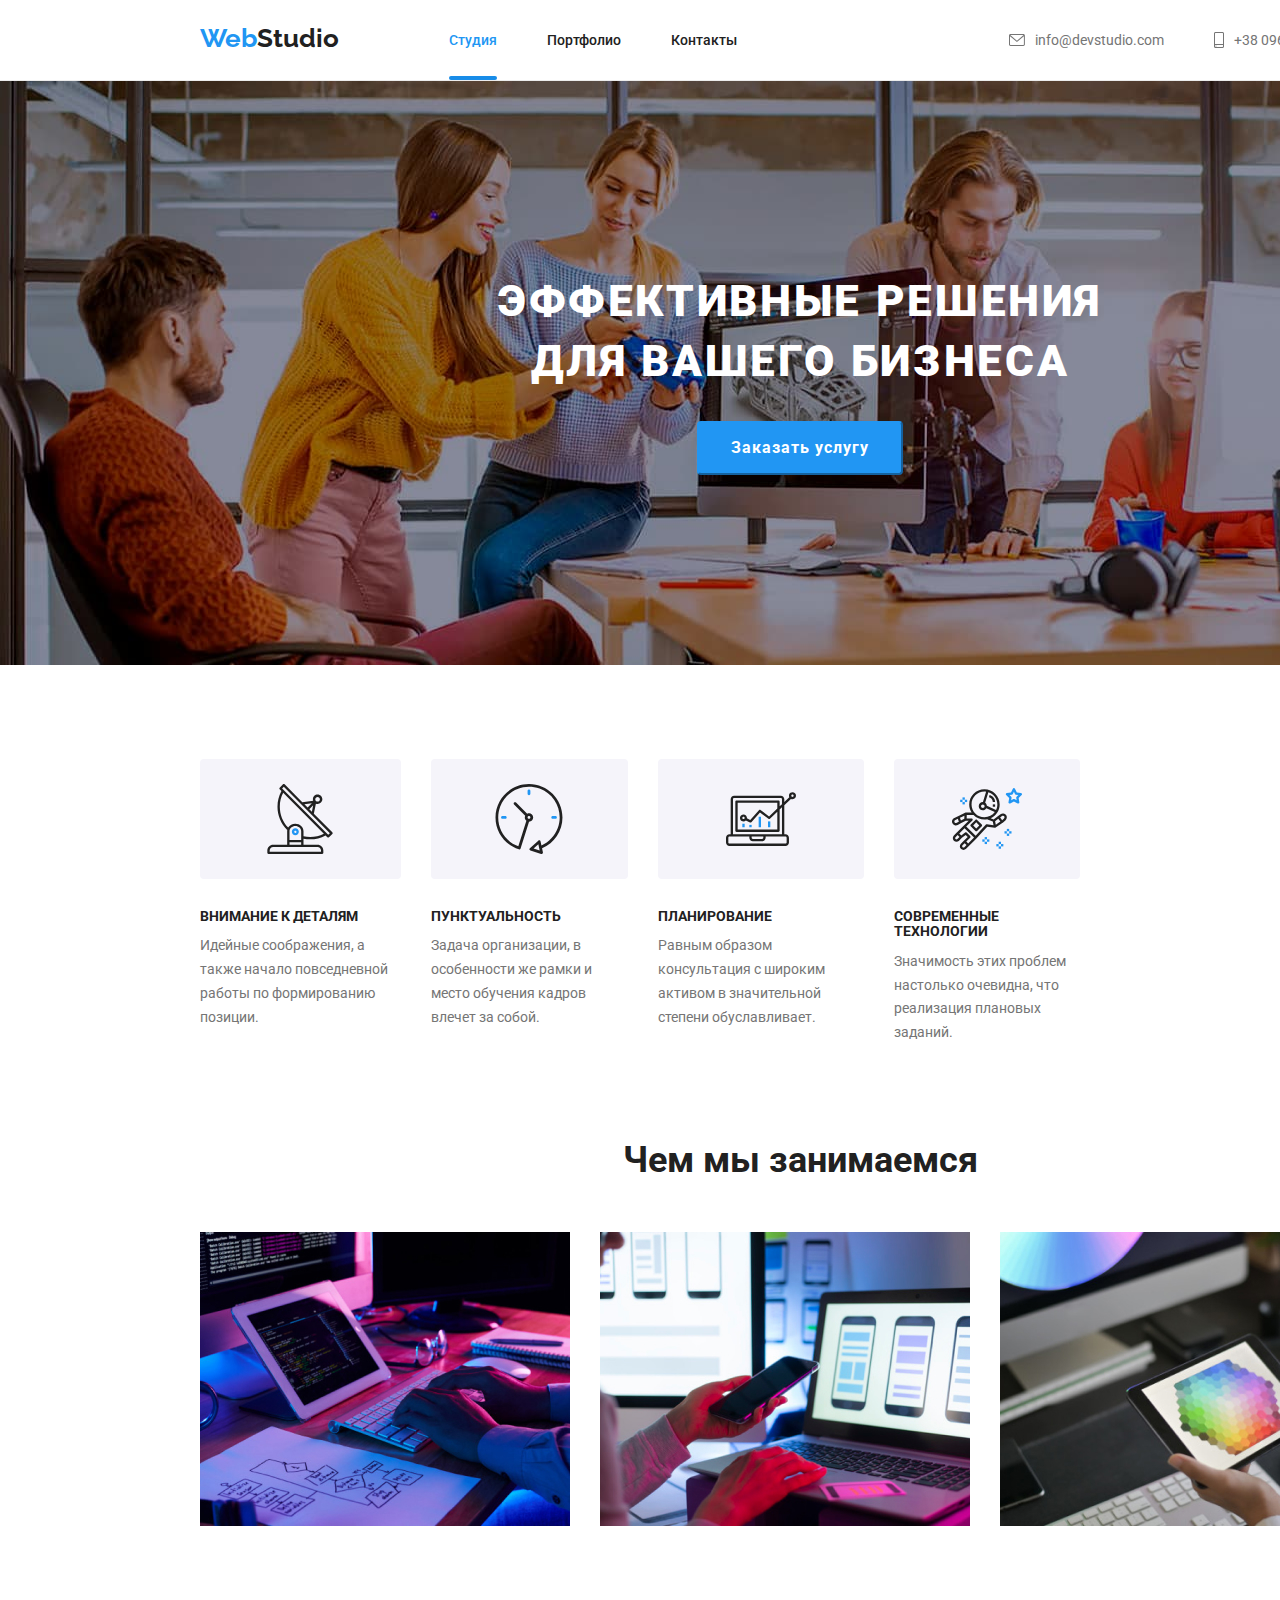
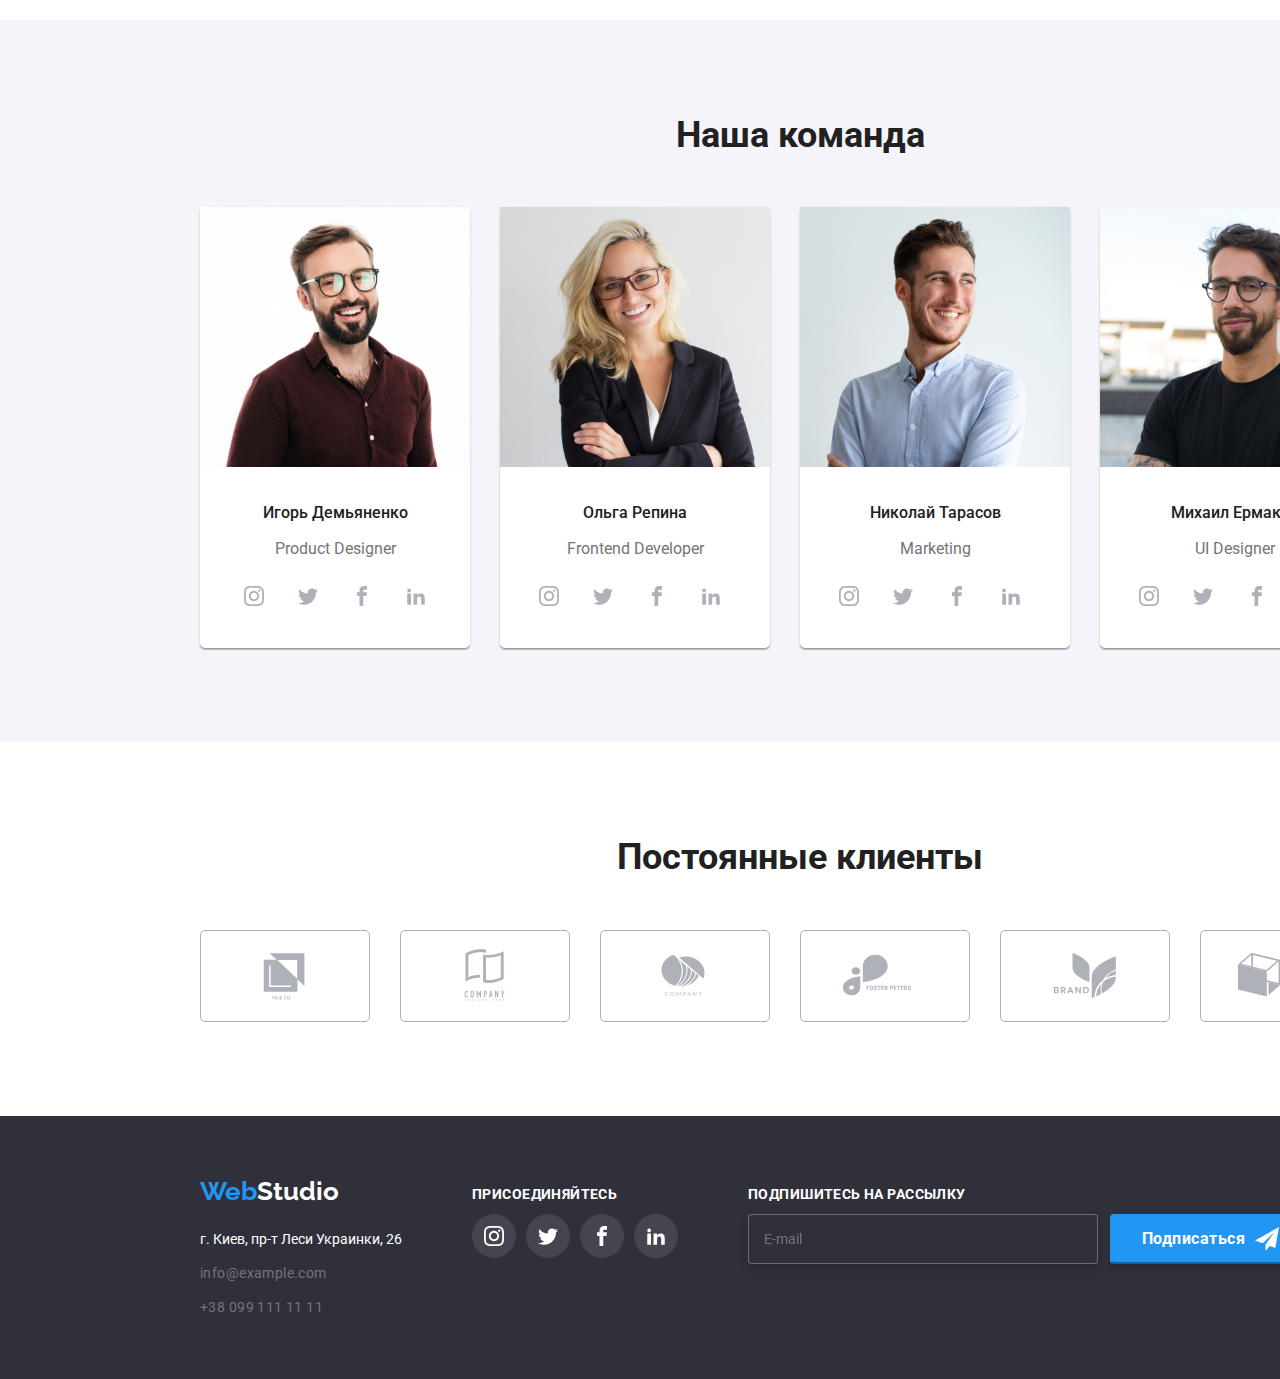
<file: index.html>
<!DOCTYPE html>
<html lang="ru">
<head>
    <meta charset="UTF-8">
    <meta http-equiv="X-UA-Compatible" content="IE=edge">
    <meta name="viewport" content="width=device-width, initial-scale=1.0">
    <title>hw1</title>
    <link
    rel="stylesheet"
    href="https://cdnjs.cloudflare.com/ajax/libs/modern-normalize/1.0.0/modern-normalize.min.css"
    />
    <link rel="stylesheet" href="css/styles.css">
    <link href="https://fonts.googleapis.com/css2?family=Raleway:wght@700&family=Roboto:wght@400;500;700;900&display=swap" rel="stylesheet">
</head>
<body>
    <header>
        <div class="conteiner , dopdiv">
        <nav>
            <a href="index.html" class="logo , href"><span class="part1">Web</span>Studio</a>
        <ul class="toplink">
            <li class="topli"><a href="index.html" class=" current ,href">Студия</a></li>
            <li class="topli"><a href="portfolio.html" class="href" >Портфолио</a> </li>
            <li class="topli" ><a href="" class="href">Контакты</a></li>
        </ul>
        </nav>
        <ul class="tellink">
            <li class="telmail1">
                <svg class="topimg-mail">
                    <use href="./images/symbol-defs.svg#envelope"></use>
                    </svg>
                <a href="mailto:info@devstudio.com" class="telmail">info@devstudio.com</a></li>
            <li class="telmail1"><svg class="topimg-smartphone">
                <use href="./images/symbol-defs.svg#smartphone"></use>
                </svg>
                <a href="tel:+380961111111" class="telmail"> +38 096 111 11 11 </a></li>
        </ul>
        </div>
    </header>
    <main>
        <section class="h1">
        <div class="conteiner">
        <h1>Эффективные решения <br> для вашего бизнеса</h1>
            <button type="button" class="order-services" data-modal-open>Заказать услугу</button>
            </div>
        </section>    
        <section class="div">
            <h2 class="p">.</h2>
            <div class="conteiner">
            <ul class="about-ul">   
            <li>
            <article class="about-us">
                <div class="about-us-div">
                <svg class="about-us-svg">
                    <use href="./images/symbol-defs.svg#antenna"></use>
                </svg>
                </div>
            <h3 class="topick">Внимание к деталям</h3>
                <p>Идейные соображения, а также начало повседневной работы по формированию позиции.</p>
            </article></li>
            <li>
                <div class="about-us-div">
                    <svg class="about-us-svg">
                        <use href="./images/symbol-defs.svg#clock"></use>
                    </svg>
                    </div>
            <article class="about-us">
            <h3 class="topick">Пунктуальность</h3>
                <p>Задача организации, в особенности же рамки и место обучения кадров влечет за собой.</p>
            </article></li>
            <li>
                <div class="about-us-div">
                    <svg class="about-us-svg">
                        <use href="./images/symbol-defs.svg#diagram"></use>
                    </svg>
                    </div>
            <article class="about-us">
            <h3 class="topick">Планирование</h3>
                <p>Равным образом консультация с широким активом в значительной степени обуславливает.</p>
            </article></li>
            <li>
                <div class="about-us-div">
                    <svg class="about-us-svg">
                        <use href="./images/symbol-defs.svg#astronaut"></use>
                    </svg>
                    </div>
            <article class="about-us">
            <h3 class="topick">Современные технологии</h3>
                <p>Значимость этих проблем настолько очевидна, что реализация плановых заданий.</p>
            </article></li>
        </ul>
        </div>
        </section>
        <section class="section">
            <div class="conteiner">
            <h2 class="work">Чем мы занимаемся</h2>
               <ul class="work-img"> 
               <li><img src="images/1.jpg" alt="телефон" width="370" height="294" ></li>
               <li><img src="images/2.jpg" alt="ноутбук" width="370" height="294" ></li>
               <li><img src="images/3.jpg" alt="планшет" width="370" height="294" ></li>
               </ul>
            </div>
        </section>   
            <section class="section , background ">
            <div class="conteiner">
            <h2 class="teamtopick">Наша команда</h2>
            <ul class="ulteam">
               <li class="card"><article class="team" >
                <img src="images/4.jpg" alt="фото" width="270" height="260">
        <div class="teambottom">
            <h3>Игорь Демьяненко</h3>
            <p>Product Designer</p>
            <ul class="social-links-ul">
                <li class="social-links"><a href="" class="social-link"><svg class="social-svg">
                    <use href="./images/symbol-defs.svg#instagram"></use>
                </svg></a></li>
                <li class="social-links"><a href="" class="social-link"><svg class="social-svg">
                    <use href="./images/symbol-defs.svg#twitter"></use>
                </svg> </a></li>
                <li class="social-links"><a href="" class="social-link"><svg class="social-svg">
                    <use href="./images/symbol-defs.svg#facebook"></use>
                </svg></a></li>
                <li class="social-links1"><a href="" class="social-link"><svg class="social-svg">
                    <use href="./images/symbol-defs.svg#linkedin2"></use>
                </svg></a></li>
            </ul>
        </div>
               </article></li>   
               <li  class="card"><article class="team">
                <img src="images/5.jpg" alt="фото" width="270" height="260">
        <div class="teambottom">
            <h3>Ольга Репина</h3>
            <p>Frontend Developer</p>
            <ul class="social-links-ul">
                <li class="social-links"><a href="" class="social-link"><svg class="social-svg">
                    <use href="./images/symbol-defs.svg#instagram"></use>
                </svg></a></li>
                <li class="social-links"><a href="" class="social-link"><svg class="social-svg">
                    <use href="./images/symbol-defs.svg#twitter"></use>
                </svg> </a></li>
                <li class="social-links"><a href="" class="social-link"><svg class="social-svg">
                    <use href="./images/symbol-defs.svg#facebook"></use>
                </svg></a></li>
                <li class="social-links"><a href="" class="social-link"><svg class="social-svg">
                    <use href="./images/symbol-defs.svg#linkedin2"></use>
                </svg></a></li>
            </ul>
        </div>    
               </article></li>
            <li  class="card"><article class="team">
                <img src="images/6.jpg" alt="фото" width="270" height="260">
        <div class="teambottom">
            <h3>Николай Тарасов</h3>
            <p>Marketing</p>
            <ul class="social-links-ul">
                <li class="social-links"><a href="" class="social-link"><svg class="social-svg">
                    <use href="./images/symbol-defs.svg#instagram"></use>
                </svg></a></li>
                <li class="social-links"><a href="" class="social-link"><svg class="social-svg">
                    <use href="./images/symbol-defs.svg#twitter"></use>
                </svg> </a></li>
                <li class="social-links"><a href="" class="social-link"><svg class="social-svg">
                    <use href="./images/symbol-defs.svg#facebook"></use>
                </svg></a></li>
                <li class="social-links"><a href="" class="social-link"><svg class="social-svg">
                    <use href="./images/symbol-defs.svg#linkedin2"></use>
                </svg></a></li>
            </ul>
        </div>
               </article></li>
            <li  class="card"><article class="team">
                <img src="images/7.jpg" alt="фото" width="270" height="260">
        <div class="teambottom">
            <h3>Михаил Ермаков</h3>
            <p>UI Designer</p>
            <ul class="social-links-ul">
                <li class="social-links"><a href="" class="social-link"><svg class="social-svg">
                    <use href="./images/symbol-defs.svg#instagram"></use>
                </svg></a></li>
                <li class="social-links"><a href="" class="social-link"><svg class="social-svg">
                    <use href="./images/symbol-defs.svg#twitter"></use>
                </svg> </a></li>
                <li class="social-links"><a href="" class="social-link"><svg class="social-svg">
                    <use href="./images/symbol-defs.svg#facebook"></use>
                </svg></a></li>
                <li class="social-links"><a href="" class="social-link"><svg class="social-svg">
                    <use href="./images/symbol-defs.svg#linkedin2"></use>
                </svg></a></li>
            </ul>
        </div>
            </article></li>
            </ul>
            </div>   
        </section> 
        <section class="section">
            <div class="conteiner">
            <h2 class="clients">Постоянные клиенты</h2>
            <ul class="all-clients">
                <li class="clientli"> <a href="" class="clientlink"><svg class="client">
                    <use href="./images/symbol-defs.svg#Logo"></use>
                </svg></a></li>
                <li class="clientli"> <a href="" class="clientlink"><svg class="client">
                    <use href="./images/symbol-defs.svg#Logo-1"></use>
                </svg></a></li>
                <li class="clientli"> <a href="" class="clientlink"><svg class="client">
                    <use href="./images/symbol-defs.svg#Logo-2"></use>
                </svg></a></li>
                <li class="clientli"> <a href="" class="clientlink"><svg class="client">
                    <use href="./images/symbol-defs.svg#Logo-3"></use>
                </svg></a></li>
                <li class="clientli"> <a href="" class="clientlink"><svg class="client">
                    <use href="./images/symbol-defs.svg#Logo-4"></use>
                </svg></a></li><li class="clientli"> <a href="" class="clientlink"><svg class="client">
                    <use href="./images/symbol-defs.svg#Logo-5"></use>
                </svg></a></li>
            </ul>
        </div>
        </section>     
    </main>
    <footer>
        <div class="conteiner , flex">
       <div>
        <a href="index.html" class="logodown" ><span class="part1">Web</span>Studio</a>
       <address><ul class="footer-ul">
           <li class="footer-li"><a href="" class="address">г. Киев, пр-т Леси Украинки, 26</a></li>
           <li class="footer-li"><a href="mailto:info@example.com" class="telmail2">info@example.com</a></li>
           <li class="footer-li"><a href="tel:+380991111111" class="telmail2">+38 099 111 11 11</a></li>
       </ul></address>
        </div>
       <div class="dopsection">
        <h2 class="join">присоединяйтесь</h2>
        <ul class="bottomjoin">
            <li class="bottom-links"><a href="" class="bottom-link"><svg class="social-svg">
                <use href="./images/symbol-defs.svg#instagram"></use>
            </svg></a></li>
            <li class="bottom-links"><a href="" class="bottom-link"><svg class="social-svg">
                <use href="./images/symbol-defs.svg#twitter"></use>
            </svg> </a></li>
            <li class="bottom-links"><a href="" class="bottom-link"><svg class="social-svg">
                <use href="./images/symbol-defs.svg#facebook"></use>
            </svg></a></li>
            <li class="bottom-links"><a href="" class="bottom-link"><svg class="social-svg">
                <use href="./images/symbol-defs.svg#linkedin2"></use>
            </svg></a></li>
        </ul>
    </div>
       <form class="dopsection">
        <h2 class="join ,display">Подпишитесь на рассылку</h2>
        <div class="flex">
        <input type="email" name="mail" placeholder="E-mail" class="bottom_input">
        <button type="submit" class="button_join_down">Подписаться<svg class="icon_send">
            <use href="./images/symbol-defs.svg#icon-send" ></use>
        </svg></button>
        </div>
       </form>
    </div>
    </footer>
    <div class="backdrop , is-hidden" data-modal>
        <div class="modal">
            <button class="close" data-modal-close>Х</button>
            <form class="form">
            <div class="modal_div">
                <strong class="strong_modal">Оставьте свои данные, мы вам перезвоним</strong>
                <div class="form_field">
                    <label for="name" class="form_lable">Имя</label>
                    <div class="nothing">
                    <input type="text" name="name" id="name" class="form_input">
                    <svg class="form_name , form_svg">
                        <use href="./images/symbol-defs.svg#Name"></use>
                    </svg>
                    </div>  
                </div>
                <div class="form_field">
                    <label for="tel" class="form_lable">Телефон</label>
                    <div class="nothing">
                    <input type="text" name="tel" id="tel" class="form_input">
                    <svg class="form_tel , form_svg">
                        <use href="./images/symbol-defs.svg#Tel"></use>
                    </svg>
                </div>  
                </div>
                <div class="form_field">
                    <label for="mail" class="form_lable">Почта</label>
                    <div class="nothing">
                    <input type="email" name="mail" id="mail" class="form_input">
                    <svg class="form_mail , form_svg">
                        <use href="./images/symbol-defs.svg#mail"></use>
                    </svg>
                </div>  
                </div>
                <div class="form_field">
                    <label for="comment" class="form_lable">Комментарий</label>
                    <div class="nothing">
                    <textarea name="comment" id="comment" placeholder="Введите текст"  class="form_textarea"></textarea>
                </div>
                </div>
                <div>
                    <label class="label_check">
                    <input type="checkbox" name="privat" class="checkbox">
                    <span class="icon"></span>
                    Соглашаюсь с рассылкой и принимаю<a class="privat">Условия договора</a>
                    </label>
                </div>
                <button type="submit" class="send_button">Отправить</button>
            </div>
            </form>
        </div>
    </div>
<script src="./js/modal.js"></script>
</body>
</html>
</file>
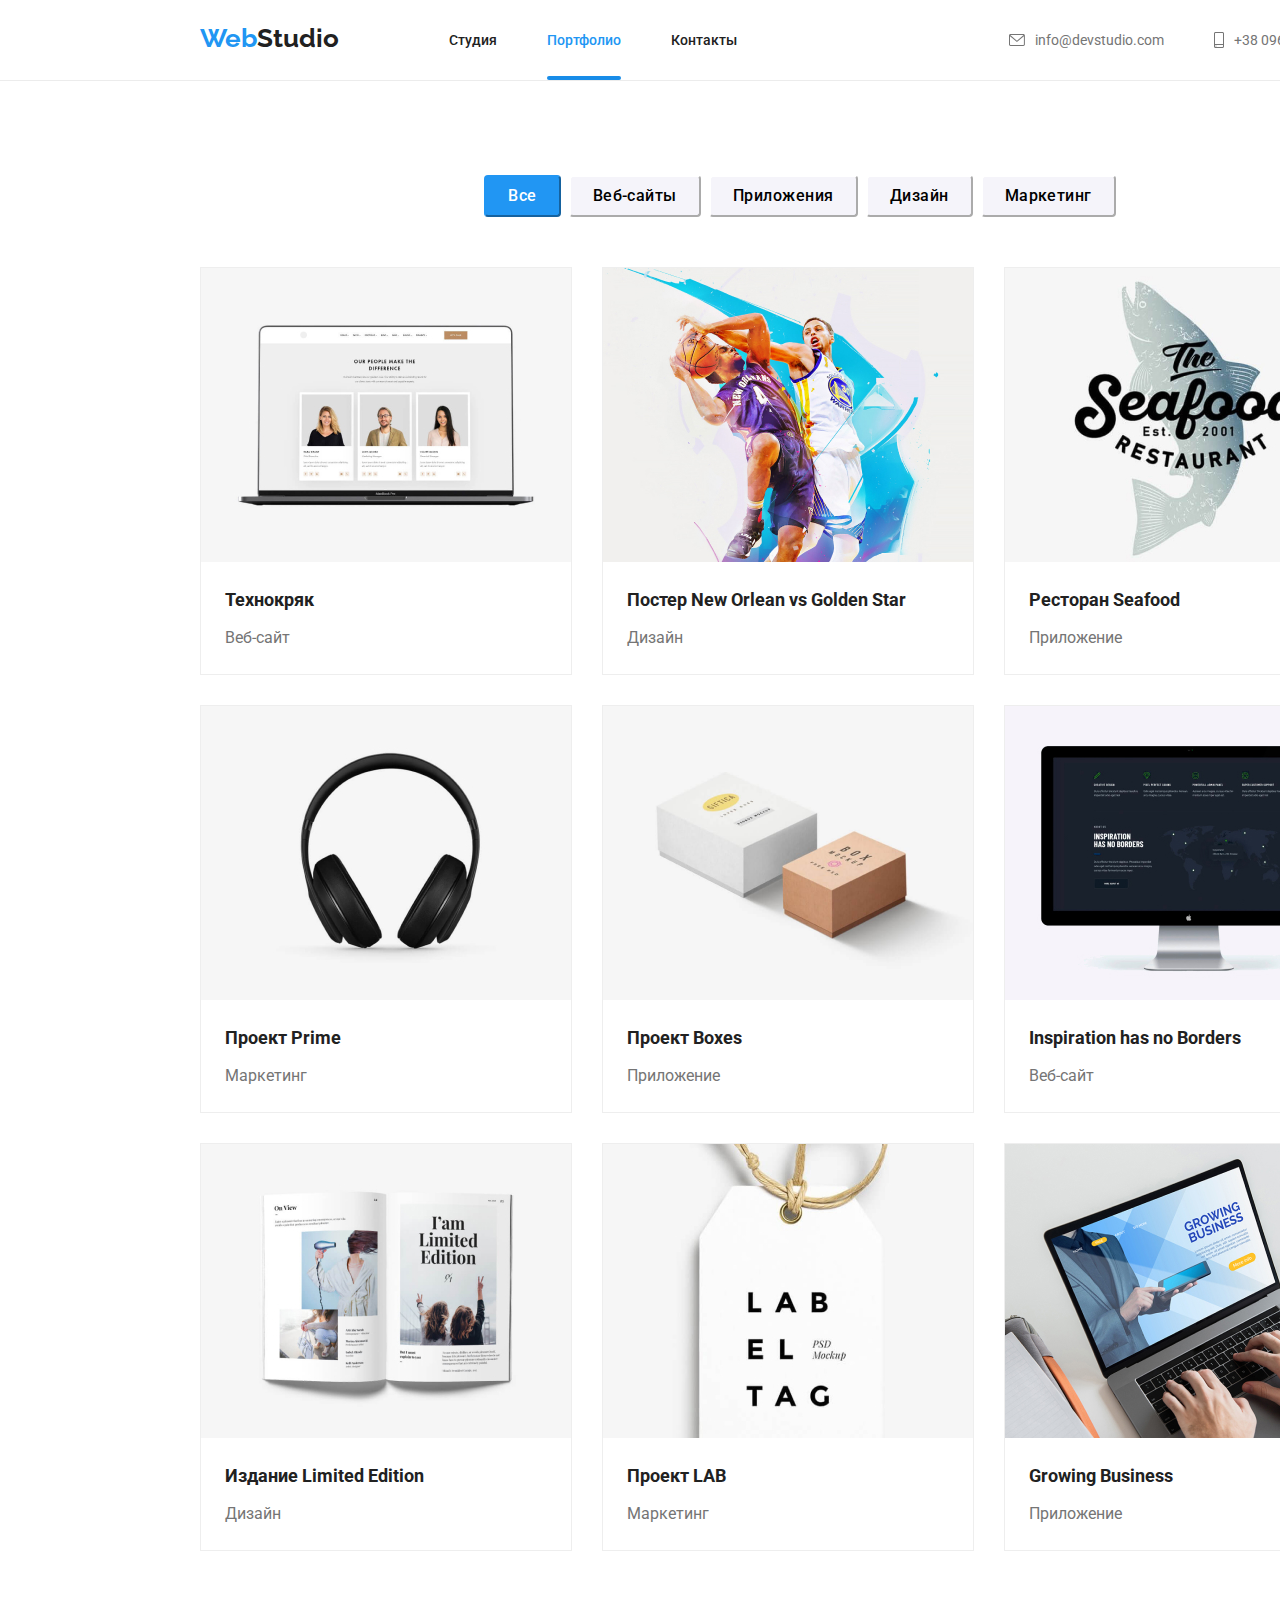
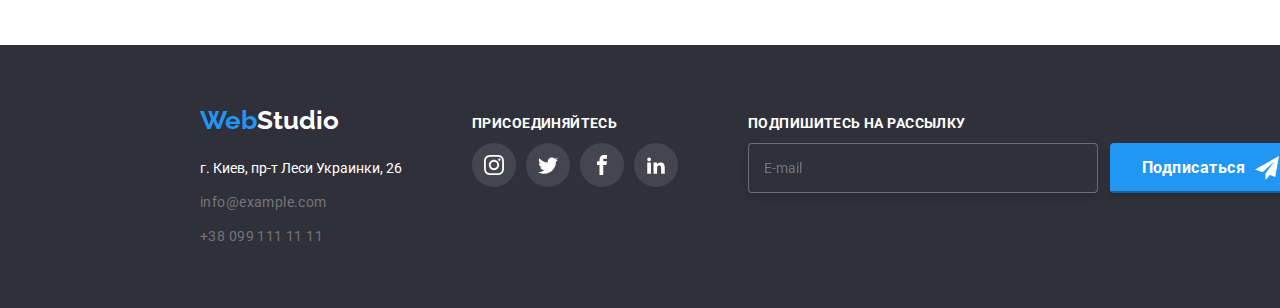
<file: portfolio.html>
<!DOCTYPE html>
<html lang="ru">
<head>
    <meta charset="UTF-8">
    <meta http-equiv="X-UA-Compatible" content="IE=edge">
    <meta name="viewport" content="width=device-width, initial-scale=1.0">
    <title>hw2</title>
    <link
    rel="stylesheet"
    href="https://cdnjs.cloudflare.com/ajax/libs/modern-normalize/1.0.0/modern-normalize.min.css"
    />
    <link rel="stylesheet" href="css/styles.css">
    <link href="https://fonts.googleapis.com/css2?family=Raleway:wght@700&family=Roboto:wght@400;500;700;900&display=swap" rel="stylesheet">
</head>
<body>
    <header>
        <div class="conteiner , dopdiv">
        <nav>
            <a href="index.html" class="logo , href"><span class="part1">Web</span>Studio</a>
        <ul class="toplink">
            <li class="topli"><a href="index.html" class=" href">Студия</a></li>
            <li class="topli"><a href="portfolio.html" class=" current ,href" >Портфолио</a> </li>
            <li class="topli" ><a href="" class="href">Контакты</a></li>
        </ul>
        </nav>
        <ul class="tellink">
            <li class="telmail1">
                <svg class="topimg-mail">
                    <use href="./images/symbol-defs.svg#envelope"></use>
                    </svg>
                <a href="mailto:info@devstudio.com" class="telmail">info@devstudio.com</a></li>
            <li class="telmail1"><svg class="topimg-smartphone">
                <use href="./images/symbol-defs.svg#smartphone"></use>
                </svg>
                <a href="tel:+380961111111" class="telmail"> +38 096 111 11 11 </a></li>
        </ul>
        </div>
    </header>
<main>
    <section class="section" >
        <div  class="conteiner">
        <h1 class="p">.</h1>
        <ul class="portfolio-buttons">
        <li><button type="button" class="current-button">Все</button></li>
        <li><button type="button">Веб-сайты</button></li>
        <li><button type="button">Приложения</button></li>
        <li><button type="button">Дизайн</button></li>
        <li><button type="button">Маркетинг</button></li>
        </ul>
        <ul class="portfolio-list">
        <li class=""><article class="portfolio">  
           <div class="zero">
           <img src="images/10.jpg" alt="компьютер" width="370" height="294" >
           <div class="over">
            <p>Ресурс предлагает комплексные предложения с разным уровнем функционала и сервисов. Все это позволит посетителю получить исчерпывающие сведения <br>о компании или частном лице.</p>
            </div>
        </div>
           <div>
           <h2>Технокряк</h2> 
           <p class="text">Веб-сайт</p>
            </div>
        </article></li>
        <li class=""><article class="portfolio">
            <div class="zero">
            <img src="images/9.jpg" alt="постер" width="370" height="294">
            <div class="over">
                <p>Ресурс предлагает комплексные предложения с разным уровнем функционала и сервисов. Все это позволит посетителю получить исчерпывающие сведения <br>о компании или частном лице.</p>
                </div>
            </div>
            <div>
            <h2>Постер New Orlean vs Golden Star</h2>
            <p class="text">Дизайн</p>
            </div>
        </article></li>        
        <li class=""><article class="portfolio">
            <div class="zero">
            <img src="images/11.jpg" alt="ресторан" width="370" height="294">
            <div class="over">
                <p>Ресурс предлагает комплексные предложения с разным уровнем функционала и сервисов. Все это позволит посетителю получить исчерпывающие сведения <br>о компании или частном лице.</p>
                </div>
            </div>
            <div>
            <h2>Ресторан Seafood</h2>
            <p class="text">Приложение</p>
            </div>
        </article></li>
        <li class=""><article class="portfolio">
            <div class="zero">
            <img src="images/8.jpg" alt="наушники" width="370" height="294">
            <div class="over">
                <p>Ресурс предлагает комплексные предложения с разным уровнем функционала и сервисов. Все это позволит посетителю получить исчерпывающие сведения <br>о компании или частном лице.</p>
                </div>
            </div>
            <div>
            <h2>Проект Prime</h2>
            <p class="text">Маркетинг</p>
            </div>
        </article></li>    
        <li class=""><article class="portfolio">
            <div class="zero">
            <img src="images/13.jpg" alt="коробки" width="370" height="294">
            <div class="over">
                <p>Ресурс предлагает комплексные предложения с разным уровнем функционала и сервисов. Все это позволит посетителю получить исчерпывающие сведения <br>о компании или частном лице.</p>
                </div>
            </div>
            <div>
            <h2>Проект Boxes</h2>
            <p class="text">Приложение</p>
            </div>
        </article></li>
        <li class=""><article class="portfolio">
            <div class="zero">
            <img src="images/12.jpg" alt="экран" width="370" height="294">
            <div class="over">
                <p>Ресурс предлагает комплексные предложения с разным уровнем функционала и сервисов. Все это позволит посетителю получить исчерпывающие сведения <br>о компании или частном лице.</p>
                </div>
            </div>
            <div>
            <h2>Inspiration has no Borders</h2>
            <p class="text">Веб-сайт</p>
            </div>
        </article></li>
        <li class=""><article class="portfolio">
            <div class="zero">
            <img src="images/14.jpg" alt="книга" width="370" height="294">
            <div class="over">
                <p>Ресурс предлагает комплексные предложения с разным уровнем функционала и сервисов. Все это позволит посетителю получить исчерпывающие сведения <br>о компании или частном лице.</p>
                </div>
            </div>
            <div>
            <h2>Издание Limited Edition</h2>
            <p class="text">Дизайн</p>
            </div>
        </article></li>
        <li class=""><article class="portfolio">
            <div class="zero">
            <img src="images/16.jpg" alt="тег" width="370" height="294">
            <div class="over">
                <p>Ресурс предлагает комплексные предложения с разным уровнем функционала и сервисов. Все это позволит посетителю получить исчерпывающие сведения <br>о компании или частном лице.</p>
                </div>
            </div>
            <div>
            <h2>Проект LAB</h2>
            <p class="text">Маркетинг</p>
            </div>
        </article></li>
        <li class=""><article class="portfolio">
            <div class="zero">
            <img src="images/15.jpg" alt="ноутбук" width="370" height="294">
            <div class="over">
                <p>Ресурс предлагает комплексные предложения с разным уровнем функционала и сервисов. Все это позволит посетителю получить исчерпывающие сведения <br>о компании или частном лице.</p>
                </div>
            </div>
            <div>
            <h2>Growing Business</h2>
            <p class="text">Приложение</p>
            </div>
        </article></li>
        </ul>
    </div>
    </section>
</main>
<footer>
    <div class="conteiner , flex">
   <div>
    <a href="index.html" class="logodown" ><span class="part1">Web</span>Studio</a>
   <address><ul class="footer-ul">
       <li class="footer-li"><a href="" class="address">г. Киев, пр-т Леси Украинки, 26</a></li>
       <li class="footer-li"><a href="mailto:info@example.com" class="telmail2">info@example.com</a></li>
       <li class="footer-li"><a href="tel:+380991111111" class="telmail2">+38 099 111 11 11</a></li>
   </ul></address>
    </div>
   <div class="dopsection">
    <h2 class="join">присоединяйтесь</h2>
    <ul class="bottomjoin">
        <li class="bottom-links"><a href="" class="bottom-link"><svg class="social-svg">
            <use href="./images/symbol-defs.svg#instagram"></use>
        </svg></a></li>
        <li class="bottom-links"><a href="" class="bottom-link"><svg class="social-svg">
            <use href="./images/symbol-defs.svg#twitter"></use>
        </svg> </a></li>
        <li class="bottom-links"><a href="" class="bottom-link"><svg class="social-svg">
            <use href="./images/symbol-defs.svg#facebook"></use>
        </svg></a></li>
        <li class="bottom-links"><a href="" class="bottom-link"><svg class="social-svg">
            <use href="./images/symbol-defs.svg#linkedin2"></use>
        </svg></a></li>
    </ul>
</div>
   <form class="dopsection">
    <h2 class="join ,display">Подпишитесь на рассылку</h2>
    <div class="flex">
    <input type="email" name="mail" placeholder="E-mail" class="bottom_input">
    <button type="submit" class="button_join_down">Подписаться<svg class="icon_send">
        <use href="./images/symbol-defs.svg#icon-send" ></use>
    </svg></button>
    </div>
   </form>
</div>
</footer> 
</body>
</html>
</file>
<file: css/styles.css>
:root {
    --brand-color: #2196F3;
    --second-color:#757575;
    --main-color:#212121;
    --white-color:#FFFFFF; 
    --grey-color:#AFB1B8;
}
body{
    font-family:'Roboto','Raleway',sans-serif;
    position: relative;
    color: var(--main-color);
    font-size: 14px;
} 
header{
    border-bottom: 1px solid #ECECEC;
    margin: 0 0 0 0;
    padding: 0 0 0 0;
}

.conteiner{
    width: 1200px;
    margin-right: 200px;
    margin-left: 200px;
}
.dopdiv{
    display: flex;
}
ul{
    list-style: none;
    margin: 0px 0px 0px 0px;
    padding: 0px 0px 0px 0px;
}
/*кнопки*/
button{
    background: #F5F4FA;
    cursor: pointer;
    font-family: inherit;
    font-size: 16px;
    line-height: 1.6;
    text-align: center;
    letter-spacing: 0.03em;
    border-radius: 4px;
    border-color: var(--white-color);
    font-weight: 500;
    padding-top: 6px;
    padding-bottom: 6px;
    padding-left: 22px;
    padding-right: 22px;
    transition-property: background-color;
    transition-duration: 250ms;
    transition-timing-function: cubic-bezier(0.4, 0, 0.2, 1);
}
button:hover,
button:focus{
    background-color: var(--brand-color);
    color: var(--white-color);
    border-color: var(--brand-color);
    box-shadow: 0px 3px 1px rgba(0, 0, 0, 0.1), 0px 1px 2px rgba(0, 0, 0, 0.08), 0px 2px 2px rgba(0, 0, 0, 0.12);
}
/*ссылки*/
a{
    text-decoration: none;
    padding: 32px 0px; 
    display: block;
    transition-property: color;
    transition-duration: 250ms;
    transition-timing-function: cubic-bezier(0.4, 0, 0.2, 1);
}
.href{
    color: var(--main-color);
    font-weight: 500; 
}
a:hover,
a:focus{
    color: var(--brand-color);
}
/*телефон+почта*/
.telmail{
    color:var(--second-color);
}
.telmail1{
    color:var(--second-color);
    fill: var(--second-color) ;
    transition-property: color,fill;
    transition-duration: 250ms;
    transition-timing-function: cubic-bezier(0.4, 0, 0.2, 1);
}
.telmail1:focus,
.telmail1:hover{
    fill: var(--brand-color);
}
.telmail2{
    color:var(--second-color);
    font-weight: 400;
    font-size: 14px;
    line-height: 24px;
    letter-spacing: 0.03em;
    padding: 0px 0px; 
}
.address{
    font-weight: 400;
    font-size: 14px;
    line-height: 24px;
    color: var(--white-color);
    padding: 0px 0px ;
}
address{
    font-style: normal;
}
/*Логотип*/
.logo{
    font-family: 'Raleway';
    font-weight: 700;
    font-size: 26px;
    line-height: 1.2;
    margin-right: 60px;
    display: block;
    padding: 23px 0px;
}
.logodown{
    color: var(--white-color);
    font-family: 'Raleway';
    font-weight: 700;
    font-size: 26px;
    line-height: 1.2;
    padding: 0px 0px;
}
/*Страница портфолио*/
.portfolio{
    transition-property: box-shadow;
    transition-duration: 250ms;
    transition-timing-function: cubic-bezier(0.4, 0, 0.2, 1);
}
.portfolio > div > h2{
    font-size: 18px;
    line-height:2 ;
    margin-top: 0px;
    margin-bottom: 4px;
}
.portfolio > div > .text{
    color:var(--second-color);
    font-size: 16px;
    line-height:2;
    font-weight: 400;
    margin-top: 0px;
    margin-bottom: 0px;
}
.portfolio > div{
    padding-top: 20px;
    padding-bottom: 20px;
    padding-left: 24px;
    padding-right: 24px;
}
.portfolio:hover{
    box-shadow: 0px 1px 1px rgba(0, 0, 0, 0.12), 0px 4px 4px rgba(0, 0, 0, 0.06), 1px 4px 6px rgba(0, 0, 0, 0.16);
}
/*Главная страница*/
h1{
    font-weight: 900;
    font-size: 44px;
    line-height: 60px;
    text-align: center;
    letter-spacing: 0.06em;
    text-transform: uppercase;
    color: var(--white-color);
    margin-top: 0px;
}
.h1{
    background-image: url(../images/17.jpg);
    padding: 190px 0px;
}

.order-services{
    font-size: 16px;
    line-height: 1.9;
    display: flex;
    margin: 0px auto;
    letter-spacing: 0.06em;
    background-color: var(--brand-color);
    color: var(--white-color);
    border-color: var(--brand-color);
    border-radius: 4px;
    font-weight: bold;
    margin-top: 10px;
    padding: 10px 32px 10px 32px ;
    transition-property: background-color;
    transition-duration: 250ms;
    transition-timing-function: cubic-bezier(0.4, 0, 0.2, 1);
}
.order-services:hover,
.order-services:focus{
    background-color: #188CE8;
}
.about-us > h3{
    font-size: 14px;
    line-height: 1.1;
}
.about-us > p{
    color: var(--second-color);
    font-size:14px;
    line-height: 1.7;
    margin-top: 0px;
    margin-bottom: 0px;
}
h2{
    font-size: 36px;
    line-height: 1.2;
}
.team > div > h3{
    font-weight: 500;
    font-size: 16px;
    line-height: 2;
    margin-top: 0px;
    margin-bottom: 10px;
}
.team > div > p{
    color: var(--second-color);
    font-size: 16px;
    line-height: 1.2;
    font-weight: 400;
    margin-top: 0px;
    margin-bottom: 0px;
}
.topick{
    text-transform: uppercase;
    margin: 0px 0px 10px 0px ;
}
footer{
    background: #2F303A;
    padding-bottom: 60px ;
    padding-top: 60px;
    padding-right: 0px ;
}
.part1{
    color: var(--brand-color);
}
.p{
    display: none;
}
.current{
    color: var(--brand-color);
    font-weight: 500; 
    position: relative;

}
.current-button{
    background-color: var(--brand-color);
    color: var(--white-color);
    border-color: var(--brand-color) ;
}
nav{
    display: flex;
}
.toplink{
    display: flex;
}
.tellink{
    display: flex;
    margin-left: auto;
} 

.tellink .telmail + .telmail{
    margin-left: 50px;
}
.section{
    padding-top: 94px;
    padding-bottom: 94px;
    padding-left: 0px ;
}
.div{
    display: flex;
    padding-top: 94px;
}
.div > .conteiner > .about-ul > li + li {
    margin-left: 30px;
}
.div > div .about-ul{
    display: flex;
}
.teamtopick{
    text-align: center;
    padding-bottom: 50px ;
    padding-top: 0px;
    margin-top: 0px;
    margin-bottom: 0px;
}
.ulteam{
    display: flex;
    width: 1170px;
    padding-left: 0px ;
}
.ulteam .card + .card {
    margin-left: 30px;
}
.work{
    text-align: center;
    margin: 0;
    margin-bottom: 50px;
} 
.work-img{
    display: flex;
    padding-left: 0px ;
    margin-top: 0px;
}
.work-img li + li{
    margin-left: 30px;
}
.portfolio-buttons{
    display: flex;
    justify-content: center;
    margin-bottom: 50px;
}
.portfolio-buttons li + li{
    margin-left: 8px;
}
.portfolio-list{
    display: flex;
    flex-wrap: wrap;
    padding-left: 0px ;
    margin-left:-30px;
    margin-bottom: -30px;
}
.portfolio-list > li{
    border-bottom: 20px;
    margin-left:30px;
    margin-bottom: 30px;
    border: 1px solid #EEEEEE;
}
.footer-ul .footer-li + .footer-li{
    margin-top: 10px ;
}
.footer-ul{
    padding: 0px;
    margin-top: 20px;
}
.topli{
    margin-left: 50px ;
}
.team{
    background-color: var(--white-color);
    border-radius: 5px;
    box-shadow: 0px 1px 3px rgba(0, 0, 0, 0.12), 0px 1px 1px rgba(0, 0, 0, 0.14), 0px 2px 1px rgba(0, 0, 0, 0.2);
}
.background{
    background-color: #F5F4FA;
    
}
.teambottom{
    padding-top: 30px;
    padding-bottom: 30px;
    text-align: center;
}
img{
    display: block;
    max-width: 100%;
    height: auto;
}
.topimg-mail{
    height: 12px;
    width: 16px;
    margin-right: 10px;
}
.telmail1{
    display:flex;
    margin-right: 50px ; 
    justify-content: center;
    align-items: center;
    cursor: pointer;
}
.topimg-smartphone{
    height: 16px;
    width: 10px;
    margin-right: 10px;
}
.about-us-svg{
    height: 70px;
    width: 70px;
    
}
.about-us-div{
    height: 120px;
    display: flex;
    justify-content: center;
    align-items: center;
    background-color: #F5F4FA;
    border-radius: 4px;
    margin-bottom: 30px;
}
.social-svg{
    height: 20px;
    width: 20px;   
}
.social-link{
    padding: 0px;
    width: 44px;
    height: 44px;
    display: flex;
    justify-content: center;
    align-items: center;
    border-radius: 50%;
    fill: var(--grey-color);
    transition-property: background-color,fill;
    transition-duration: 250ms;
    transition-timing-function: cubic-bezier(0.4, 0, 0.2, 1);
}
.social-link:hover,
.social-link:focus{
    background-color:#2196F3;
    fill: var(--white-color);
}
.social-links-ul{
    padding-top: 16px;
    display:flex;
    justify-content: center;
}
.social-links{
    margin-left: 0px;
    margin-right: 10px;
}
.social-links1{
    margin-left: 0px;
    margin-right: 0px;
}
.clients{
    text-align: center;
    padding-bottom: 50px ;
    padding-top: 0px;
    margin-top: 0px;
    margin-bottom: 0px;
}
.client{
    height: 60px;
    width: 106px;
}
.all-clients{
    display: flex;
}
.all-clients > .clientli + .clientli{
    margin-left: 30px;
}
.clientlink{
    width: 170px;
    height: 92px;
    display: flex;
    justify-content: center;
    align-items: center;
    padding: 0px;
    border: 1px solid var(--grey-color);
    border-radius: 5px;
    fill: var(--grey-color);
    transition-property: border,fill;
    transition-duration: 250ms;
    transition-timing-function: cubic-bezier(0.4, 0, 0.2, 1);
}
.clientlink:hover,
.clientlink:focus{
    fill: var(--brand-color);
    border: 1px solid var(--brand-color);
}
.join{
    font-family: 'Roboto';
    font-style: normal;
    font-weight: 700;
    font-size: 14px;
    line-height: 1.1;
    letter-spacing: 0.03em;
    text-transform: uppercase;
    color: #FFFFFF;
}
.flex{
    display: flex;
}
.bottomjoin{
    display: flex;
    
}
.bottom-links{
    margin-left: 0px;
}
.bottom-link{
    padding: 0px;
    width: 44px;
    height: 44px;
    display: flex;
    justify-content: center;
    align-items: center;
    border-radius: 50%;
    background: #FFFFFF1A;
    fill: var(--white-color);
    transition-property: background-color,fill;
    transition-duration: 250ms;
    transition-timing-function: cubic-bezier(0.4, 0, 0.2, 1);
}
.bottomjoin >  .bottom-links + .bottom-links{
    margin-left: 10px;
}
.bottom-link:hover,
.bottom-link:focus{
    background-color:#2196F3;
    fill: var(--white-color);
}
.dopsection{
    padding-left: 70px;
}
.close{
    position: absolute;
    right: 8px;
    top: 8px;
    box-shadow: none;
    border-radius: 50%;
    height: 30px;
    width: 30px;
    line-height: 0px;
    padding: 0px;
    box-shadow: none;
    border: 1px solid gray;
    background-color: var(--white-color);
}
.close:hover{
    border-radius: 50%;
    box-shadow: none;
    background-color: var(--white-color);
    border: 1px solid gray;
    color: var(--brand-color);
}
.modal{
    position: absolute;
    background-color: white;
    top: 50%;
    left: 50%;
    transform: translate(-50%, -50%);
    min-height: 580px;
    min-width: 520px;
    padding: 40px;
    border-radius: 4px;
    box-shadow: 0px 1px 3px rgba(0, 0, 0, 0.12), 0px 1px 1px rgba(0, 0, 0, 0.14), 0px 2px 1px rgba(0, 0, 0, 0.2);
}
.backdrop.is-hidden{
    visibility: hidden;
    opacity: 0;
    pointer-events: none;
}
.backdrop{
    width: 100%;
    height: 100%;
    top: 0;
    right: 0;
    background-color: rgba(0, 0, 0, 0.5);
    opacity: 1;
    visibility: visible;
    position: fixed;
    transition: opacity 250ms;
}
.current::after{
    content: '';
    display: flex;
    width: 100%;
    height: 4px;
    border-radius: 2px;
    background-color: #188CE8;
    position: absolute;
    left: 0;
    bottom: 0;
}
.image{
    position: relative;
}
.over{
    position: absolute;
    width: 100%;
    height: 100%;
    background-color: #2196F3E5;
    font-family: 'Roboto';
    font-style: normal;
    font-weight: 400;
    font-size: 18px;
    line-height: 1.5;
    top: 0;
    opacity: 0 ;
    margin: 0;
    align-items: center;
    display:flex;
    overflow: hidden;
    transform: translateY(100%) ;
    transition: transform 250ms cubic-bezier(0.4, 0, 0.2, 1) ;
}
.over > p{
    padding-left: 24px;
    padding-right: 24px;
    color: var(--white-color);
    margin: 0;
}
.portfolio > .zero{
    padding: 0px;
}
.zero{
    position: relative;
    overflow: hidden;
}
.portfolio:hover > .zero > .over{
    opacity: 1;
    transform: translateY(0%);
}
.strong_modal{  
font-family: 'Roboto';
font-style: normal;
font-weight: 700;
font-size: 20px;
line-height: 1.2;
text-align: center;
}
.modal_div{
    margin: 0;
}
textarea{ 
    resize: none;
}
.form_field > .form_lable{
    display: flex;
}
.form_input{
    width: 100%;
    border-radius: 4px;
    padding-left: 40px ;
    height: 40px;
    border:#21212133 solid 1px ;
    background-color: var(--white-color);
    transition-property: border;
    transition-duration: 250ms;
    transition-timing-function: cubic-bezier(0.4, 0, 0.2, 1);
}
.form_input:focus{
    border: var(--brand-color) solid 1px;
    outline: transparent;
}
.form_name{
    width: 12px;
    height: 12px;
}
.nothing{
    position: relative;
}
.form_input:focus + .form_svg{
    fill: var(--brand-color);
}
.form_svg{
    position: absolute;
    top: 50%;
    left: 0;
    transform: translateY(-50%);
    left: 14px;
    fill: var(--main-color);
    transition-property: fill;
    transition-duration: 250ms;
    transition-timing-function: cubic-bezier(0.4, 0, 0.2, 1);
}
.form_tel{
    width: 13px;
    height: 13px;
}
.form_mail{
    width: 15px;
    height: 12px;
}
.form_textarea{
    width: 100%;
    height: 120px;
    border:#21212133 solid 1px ;
    background-color: var(--white-color);
    padding: 12px 16px 12px 16px;
    border-radius: 4px;
    font-weight: 400;
    transition-property: border;
    transition-duration: 250ms;
    transition-timing-function: cubic-bezier(0.4, 0, 0.2, 1);
}
.form_textarea:placeholder-shown{
    font-size: 12px;
    line-height: 1.2;
    letter-spacing: 0.01em;
    color: rgba(117, 117, 117, 0.5);
}
.form_textarea:focus{
    border: var(--brand-color) solid 1px;
    outline: transparent;
    color: var(--main-color);
    
}
.privat{
    display: inline;
    text-decoration: underline;
    color: var(--brand-color);
    padding: 0px;
    padding-left: 3px;
    
}
.send_button{
    padding: 10px 55px 10px 55px;
    background: #2196F3;
    box-shadow: 0px 4px 4px rgba(0, 0, 0, 0.15);
    border-radius: 4px;
    color: var(--white-color);
    font-weight: 700;
    font-size: 16px;
    line-height: 30px;
    display: flex;
    align-items: center;
    text-align: center;
    margin: 0px auto;
}
.form_lable{
    font-weight: 400;
    font-size: 12px;
    line-height: 1.2;
    color: var(--second-color);
    padding-top: 10px;
    padding-bottom: 4px;
}

.checkbox{
    position: absolute;
    appearance: none;
    -webkit-appearance: none;
    -moz-appearance: none;
}

.display{
    display: flex;
}
.bottom_input{
    height: 50px;
    min-width: 350px;
    padding: 15px;
    background-color:#2F303A;
    border-radius: 4px;
    outline: transparent;
    border: 1px solid rgba(255, 255, 255, 0.3);
    filter: drop-shadow(0px 4px 4px rgba(0, 0, 0, 0.15));
    border-radius: 4px;
    color: rgba(255, 255, 255, 0.6);
    margin-right: 12px;
}
.button_join_down{
    align-items: center;
    padding: 10px 30px 10px 30px;
    font-weight: 700;
    font-size: 16px;
    line-height: 1.8;
    display: flex;
    align-items: center;
    text-align: center;
    height: 50px;
    fill: var(--white-color);
    color: var(--white-color);
    background-color: var(--brand-color);
    border-color: var(--brand-color);
    box-shadow: 0px 4px 4px rgba(0, 0, 0, 0.15);
    border-radius: 4px;
}
.icon_send{
    height: 24px;
    width: 24px;
    margin-left: 10px;
}
.icon{
    display: inline-block;
    border: 2px solid var(--second-color);
    width: 16px;
    height: 16px;
    background-image: url("data:image/svg+xml;charset=utf8,%3Csvg width='16' height='15' viewBox='0 0 16 15' fill='none' xmlns='http://www.w3.org/2000/svg'%3E%3Cpath d='M3.95703 7.75166L3.88825 7.68604L3.81923 7.75141L2.93123 8.59258L2.85486 8.66492L2.93097 8.73753L6.42671 12.0724L6.49574 12.1382L6.56476 12.0724L14.069 4.91352L14.1449 4.84116L14.069 4.76881L13.1873 3.92764L13.1183 3.86183L13.0493 3.92761L6.49577 10.1735L3.95703 7.75166Z' fill='white' stroke='white' stroke-width='0.2'/%3E%3C/svg%3E");
    border-radius: 4px;
    background-origin: border-box;
    background-size: contain;
    margin-right: 7px;
}
.checkbox:checked + .icon{
    background-color: var(--brand-color);
    border: 2px solid var(--brand-color);
}
.label_check{
    display: flex;
    align-items: center;
    padding: 20px 10px 30px 10px;
    font-style: normal;
    font-weight: 400;
    font-size: 14px;
    line-height: 1.6;
    color: var(--second-color);
}
</file>
